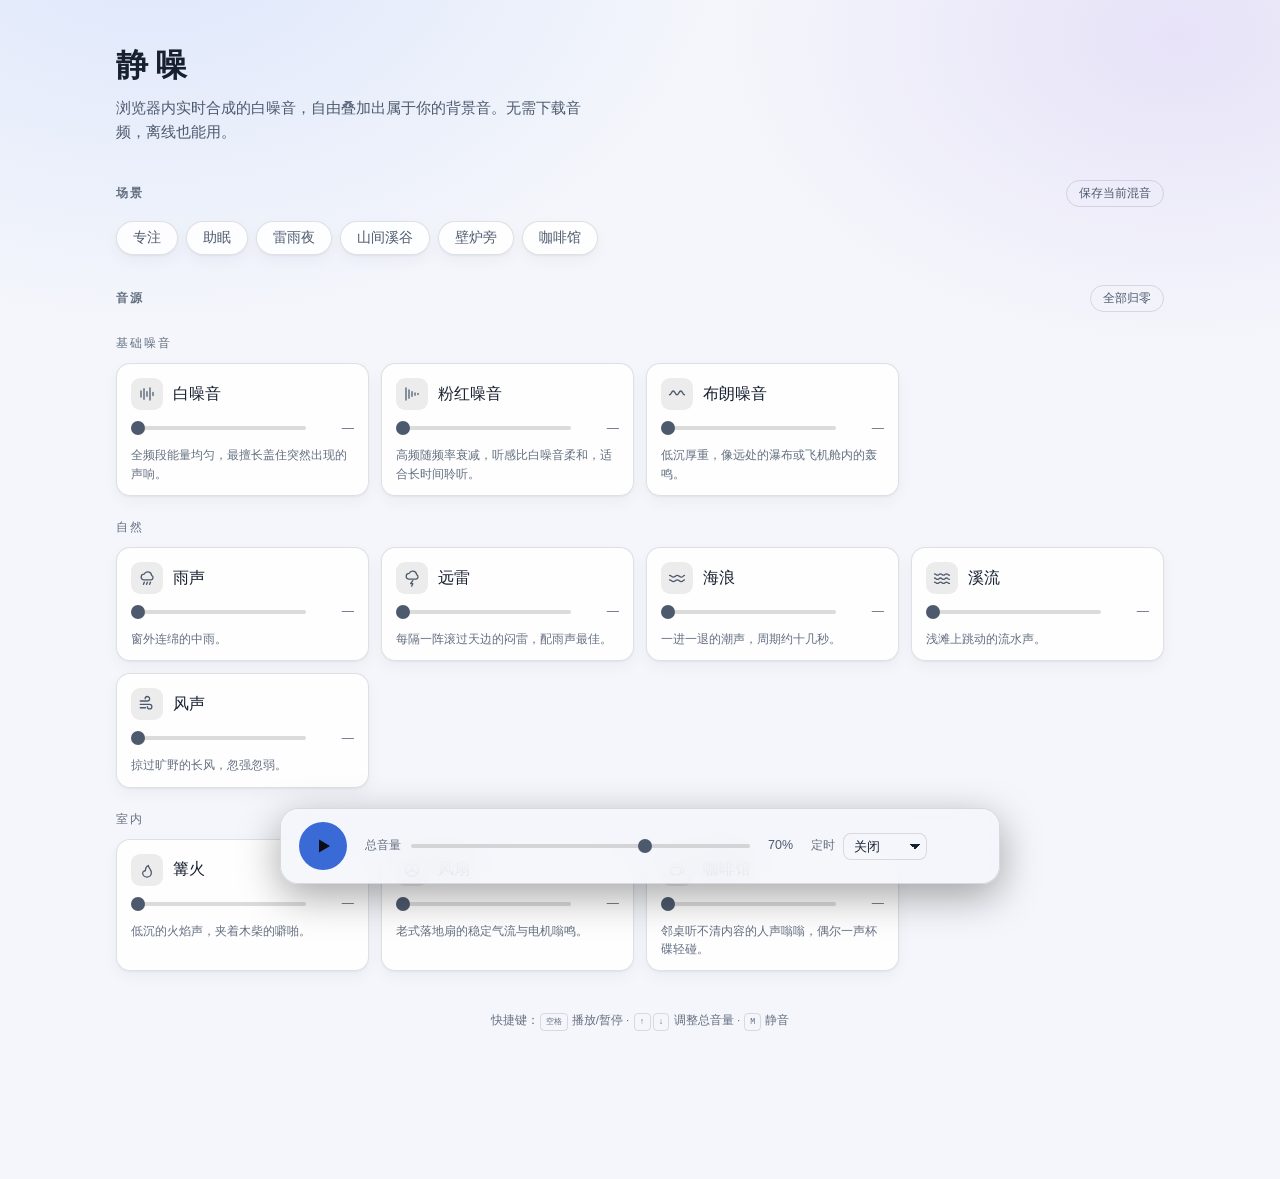
<file: index.html>
<!DOCTYPE html>
<html lang="zh-CN">
<head>
<meta charset="utf-8">
<meta name="viewport" content="width=device-width, initial-scale=1, viewport-fit=cover">
<title>静噪 · 白噪音播放器</title>
<meta name="description" content="在浏览器里实时合成的白噪音播放器：雨声、海浪、篝火、风扇等音景可自由混合，无需下载任何音频文件。">
<meta name="theme-color" content="#0d1117">
<link rel="icon" href="data:image/svg+xml,<svg xmlns='http://www.w3.org/2000/svg' viewBox='0 0 32 32'><rect width='32' height='32' rx='8' fill='%230d1117'/><g fill='%237aa2f7'><rect x='6' y='13' width='3' height='6' rx='1.5'/><rect x='12' y='8' width='3' height='16' rx='1.5'/><rect x='18' y='11' width='3' height='10' rx='1.5'/><rect x='24' y='14' width='3' height='4' rx='1.5'/></g></svg>">
<link rel="stylesheet" href="styles.css">
</head>
<body>
<div class="app">

  <header class="hero">
    <div class="hero-text">
      <h1>静噪</h1>
      <p>浏览器内实时合成的白噪音，自由叠加出属于你的背景音。无需下载音频，离线也能用。</p>
    </div>
    <canvas id="viz" class="viz" width="480" height="64" aria-hidden="true"></canvas>
  </header>

  <main>
    <section class="presets" aria-labelledby="preset-title">
      <div class="section-head">
        <h2 id="preset-title">场景</h2>
        <button type="button" id="save-preset" class="ghost-btn">保存当前混音</button>
      </div>
      <div id="preset-list" class="preset-list"></div>
    </section>

    <section aria-labelledby="sound-title">
      <div class="section-head">
        <h2 id="sound-title">音源</h2>
        <button type="button" id="reset" class="ghost-btn">全部归零</button>
      </div>
      <div id="grid" class="grid"></div>
    </section>
  </main>

  <footer class="bar">
    <button type="button" id="play" class="play-btn" aria-label="播放" aria-pressed="false">
      <svg class="icon-play" viewBox="0 0 24 24" aria-hidden="true"><path d="M8 5.5v13l11-6.5z"/></svg>
      <svg class="icon-pause" viewBox="0 0 24 24" aria-hidden="true"><path d="M7 5h3.5v14H7zm6.5 0H17v14h-3.5z"/></svg>
    </button>

    <label class="master">
      <span class="master-label">总音量</span>
      <input type="range" id="master" min="0" max="100" value="70" aria-label="总音量">
      <output id="master-val">70%</output>
    </label>

    <label class="timer">
      <span class="timer-label">定时</span>
      <select id="timer" aria-label="睡眠定时">
        <option value="0">关闭</option>
        <option value="15">15 分钟</option>
        <option value="30">30 分钟</option>
        <option value="45">45 分钟</option>
        <option value="60">1 小时</option>
        <option value="90">1.5 小时</option>
        <option value="120">2 小时</option>
      </select>
      <output id="timer-val" class="timer-val"></output>
    </label>
  </footer>

  <p class="hint">快捷键：<kbd>空格</kbd> 播放/暂停 · <kbd>↑</kbd><kbd>↓</kbd> 调整总音量 · <kbd>M</kbd> 静音</p>
</div>

<script src="app.js"></script>
</body>
</html>
</file>
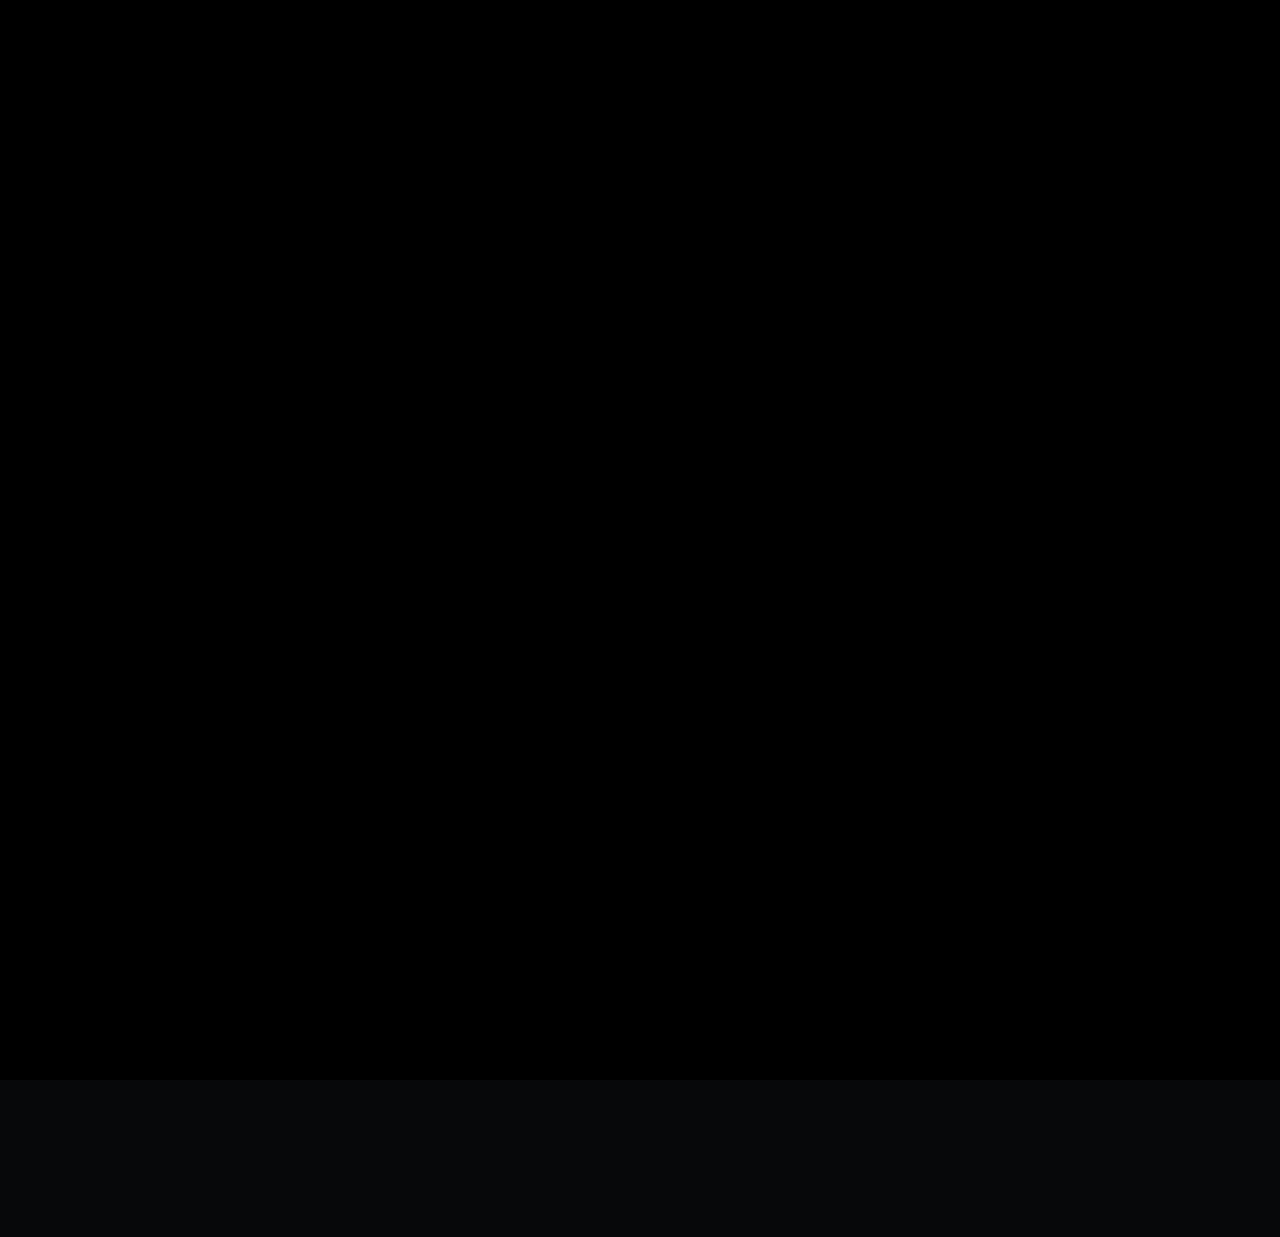
<file: ninebot-mmax2-promo/index.html>
<!doctype html>
<html lang="zh-CN">
<head>
<meta charset="utf-8">
<title>MMAX2 Promo</title>
<link href="fonts/fonts.css" rel="stylesheet">
<style>
  :root {
    --bg: #07080A;
    --fg: #F4F6F2;
    --dim: rgba(244,246,242,.66);
    --faint: rgba(244,246,242,.16);
    --lime: #C8FF2E;
    --cond: "Barlow Condensed", "Noto Sans SC", sans-serif;
    --sans: "Noto Sans SC", sans-serif;
    --mono: "JetBrains Mono", "Noto Sans SC", monospace;
  }
  * { box-sizing: border-box; margin: 0; padding: 0; }
  html, body { width: 1920px; height: 1080px; overflow: hidden; background: var(--bg); }
  body { font-family: var(--sans); color: var(--fg); position: relative; -webkit-font-smoothing: antialiased; }
  canvas { position: absolute; left: 0; top: 0; }
  #world { position: absolute; inset: 0; transform-origin: 50% 50%; }
  .abs { position: absolute; }
  .o { opacity: 0; }
  .sk { display: inline-block; transform: skewX(-10deg); }
  .tag { font: 500 22px var(--mono); letter-spacing: 6px; color: var(--lime); white-space: nowrap; }
  .slam { white-space: nowrap; will-change: transform, opacity, filter; text-shadow: 0 4px 30px rgba(0,0,0,.6); }

  /* photo layers */
  .shot { position: absolute; inset: 0; overflow: hidden; opacity: 0; }
  .shot img { position: absolute; left: 0; top: 0; width: 1448px; height: 1086px; transform-origin: 0 0; }
  #tint { position: absolute; inset: 0; background: var(--lime); mix-blend-mode: multiply; opacity: 0; }

  /* line-drawn bike for the opening */
  #bikeWrap { position: absolute; left: 0; top: 0; width: 1200px; height: 640px; transform-origin: 0 0; opacity: 0; }
  #bike { width: 1200px; height: 640px; overflow: visible; }
  #bike .ln { fill: none; stroke: var(--lime); stroke-width: 3; stroke-linejoin: round; stroke-linecap: round; filter: url(#glow); }

  /* S0 */
  #check { left: 0; right: 0; top: 520px; text-align: center; font: 500 26px var(--mono); letter-spacing: 6px; color: var(--dim); white-space: pre; }
  #check b { color: var(--lime); font-weight: 500; }

  /* S1 */
  #t1a { left: 110px; top: 300px; font: 900 92px var(--sans); letter-spacing: 16px; transform-origin: 0 50%; }
  #t1b { left: 96px; top: 400px; font: italic 800 270px/1 var(--cond); letter-spacing: 6px; color: var(--lime); transform-origin: 0 50%; }
  #t1c { left: 112px; top: 690px; transform-origin: 0 50%; }

  /* S2 */
  #rTag { left: 130px; top: 250px; }
  #rNum { left: 110px; top: 290px; font: italic 800 400px/1 var(--cond); color: var(--lime); letter-spacing: -4px; transform-origin: 0 50%; }
  #rNum small { font: italic 700 120px var(--cond); color: var(--fg); margin-left: 16px; letter-spacing: 2px; }
  #cells { left: 130px; top: 720px; display: flex; gap: 10px; }
  #cells i { width: 58px; height: 90px; border: 2px solid var(--faint); border-radius: 8px; display: block; background: rgba(7,8,10,.4); }
  #cells i.on { background: var(--lime); border-color: var(--lime); box-shadow: 0 0 22px rgba(200,255,46,.6); }
  #cells::after { content: ""; width: 14px; height: 40px; margin-top: 25px; background: var(--faint); border-radius: 3px; }
  #rSub { left: 130px; top: 850px; font: 500 40px var(--sans); letter-spacing: 6px; transform-origin: 0 50%; }
  #rSub span { color: var(--lime); }

  .big { left: 0; right: 0; text-align: center; top: 100px; }
  .big .n { font: italic 800 230px/1 var(--cond); color: var(--lime); letter-spacing: 4px; }
  .big .c { font: 900 110px/1.1 var(--sans); letter-spacing: 12px; }
  .big .s { font: 500 30px var(--mono); letter-spacing: 8px; color: var(--fg); margin-top: 16px; }
  .side { left: 130px; top: 330px; width: 820px; transform-origin: 0 50%; }
  .side .tag { margin-bottom: 18px; }
  .side .c { font: 900 104px/1.15 var(--sans); letter-spacing: 6px; }
  .side .s { font: 300 36px var(--sans); color: var(--dim); margin-top: 18px; letter-spacing: 4px; }

  /* S5 screen */
  #scr { left: 410px; top: 230px; width: 1100px; height: 620px; border-radius: 40px; background: rgba(13,15,18,.92); border: 3px solid rgba(200,255,46,.5); box-shadow: 0 0 80px rgba(200,255,46,.18), 0 40px 120px rgba(0,0,0,.7); overflow: hidden; transform-origin: 50% 50%; }
  #scr .top { position: absolute; left: 50px; right: 50px; top: 34px; display: flex; justify-content: space-between; font: 500 22px var(--mono); letter-spacing: 4px; color: var(--dim); }
  #scr .top b { color: var(--lime); font-weight: 500; }
  #scr .spd { position: absolute; left: 60px; top: 110px; font: italic 800 300px/1 var(--cond); color: var(--fg); }
  #scr .spd small { font: 500 32px var(--mono); color: var(--dim); letter-spacing: 4px; margin-left: 10px; font-style: normal; }
  #scr .batt { position: absolute; left: 70px; bottom: 60px; width: 380px; height: 18px; border: 2px solid var(--faint); border-radius: 9px; }
  #scr .batt i { position: absolute; left: 3px; top: 3px; bottom: 3px; width: 88%; border-radius: 6px; background: var(--lime); }
  #scr .card { position: absolute; right: 60px; top: 110px; width: 480px; height: 420px; border-radius: 26px; background: #15181c; border: 1px solid var(--faint); padding: 36px; }
  #scr .card .k { font: 500 22px var(--mono); letter-spacing: 5px; color: var(--lime); }
  #scr .card .v { font: 900 64px var(--sans); margin-top: 20px; }
  #scr .card .d { font: 300 30px var(--sans); color: var(--dim); margin-top: 12px; }
  #scr .card svg { position: absolute; right: 36px; bottom: 36px; width: 150px; height: 150px; fill: none; stroke: var(--lime); stroke-width: 2.4; stroke-linecap: round; stroke-linejoin: round; }
  #scrT { left: 0; right: 0; top: 96px; text-align: center; }
  #scrT .c { font: italic 800 96px var(--cond); color: var(--lime); letter-spacing: 4px; }
  #scrT .c span { font: 900 72px var(--sans); color: var(--fg); letter-spacing: 8px; font-style: normal; margin-left: 20px; }
  #scrS { left: 0; right: 0; top: 880px; text-align: center; font: 300 32px var(--sans); color: var(--dim); letter-spacing: 6px; }
  #feat { left: 0; right: 0; top: 250px; text-align: center; }
  #feat svg { width: 260px; height: 260px; fill: none; stroke: var(--lime); stroke-width: 1.6; stroke-linecap: round; stroke-linejoin: round; filter: drop-shadow(0 0 18px rgba(200,255,46,.6)); }
  #feat .c { font: 900 120px var(--sans); letter-spacing: 10px; margin-top: 20px; }
  #feat .n { font: 500 26px var(--mono); letter-spacing: 8px; color: var(--lime); margin-top: 10px; }
  #chips { left: 0; right: 0; top: 900px; display: flex; justify-content: center; gap: 16px; }
  .chip { font: 500 24px var(--sans); letter-spacing: 3px; padding: 10px 22px; border: 1px solid rgba(200,255,46,.55); border-radius: 999px; color: var(--fg); white-space: nowrap; background: rgba(7,8,10,.55); }
  #note5 { right: 110px; top: 980px; font: 400 18px var(--sans); color: rgba(244,246,242,.4); }

  /* S6 colours */
  #cols { left: 0; right: 0; top: 880px; display: flex; justify-content: center; gap: 40px; }
  .sw { display: flex; align-items: center; gap: 16px; font: 500 30px var(--sans); letter-spacing: 4px; color: var(--dim); }
  .sw i { width: 46px; height: 46px; border-radius: 50%; border: 2px solid var(--faint); display: block; }
  .sw.on { color: var(--fg); }
  .sw.on i { border-color: var(--lime); box-shadow: 0 0 0 6px rgba(200,255,46,.3); }

  /* S7 */
  #f1 { left: 110px; top: 280px; font: 900 92px var(--sans); letter-spacing: 16px; transform-origin: 0 50%; }
  #f2 { left: 96px; top: 380px; font: italic 800 270px/1 var(--cond); color: var(--lime); letter-spacing: 8px; transform-origin: 0 50%; }
  #f3 { left: 114px; top: 670px; font: 500 36px var(--sans); letter-spacing: 16px; transform-origin: 0 50%; }
  #f4 { left: 110px; top: 900px; display: flex; gap: 16px; }
  #disc { left: 0; right: 0; top: 1002px; text-align: center; font: 400 17px var(--sans); color: rgba(244,246,242,.5); letter-spacing: 2px; }

  /* HUD + post */
  #hud { position: absolute; inset: 0; pointer-events: none; font: 500 18px var(--mono); letter-spacing: 4px; color: var(--dim); }
  #hud .tl { position: absolute; left: 70px; top: 44px; color: var(--fg); } #hud .tl b { color: var(--lime); font-weight: 500; }
  #hud .tr { position: absolute; right: 70px; top: 44px; }
  #hud .bar { position: absolute; left: 70px; right: 70px; bottom: 40px; height: 3px; background: var(--faint); }
  #hud .bar i { position: absolute; left: 0; top: 0; bottom: 0; background: var(--lime); box-shadow: 0 0 10px var(--lime); }
  #flash { position: absolute; inset: 0; background: #fff; opacity: 0; }
  #strobe { position: absolute; inset: 0; background: var(--lime); opacity: 0; mix-blend-mode: soft-light; }
  #glitch { position: absolute; inset: 0; pointer-events: none; }
  #glitch i { position: absolute; display: block; }
  #vig { position: absolute; inset: 0; background: radial-gradient(ellipse at center, transparent 50%, rgba(0,0,0,.72) 100%); }
  #bars { position: absolute; inset: 0; pointer-events: none; }
  #bars::before, #bars::after { content: ""; position: absolute; left: 0; right: 0; height: 0; background: #000; }
  #grain { left: -128px; top: -128px; width: 2176px; height: 1336px; opacity: .06; mix-blend-mode: screen; }
  #black { position: absolute; inset: 0; background: #000; opacity: 1; }
  #preload { position: absolute; opacity: 0; white-space: nowrap; }
</style>
</head>
<body>
<canvas id="bg" width="1920" height="1080"></canvas>

<div id="world">
  <div class="shot" id="shotA"><img data-n="studio" src="assets/studio.jpg" alt=""><img data-n="city" src="assets/city.jpg" alt=""><img data-n="rear" src="assets/rear.jpg" alt=""></div>
  <div class="shot" id="shotB"><img data-n="studio" src="assets/studio.jpg" alt=""><img data-n="city" src="assets/city.jpg" alt=""><img data-n="rear" src="assets/rear.jpg" alt=""></div>
  <div id="tint"></div>
  <canvas id="ov" width="1920" height="1080"></canvas>

  <div id="bikeWrap">
    <svg id="bike" viewBox="0 0 1200 640">
      <defs><filter id="glow" x="-50%" y="-50%" width="200%" height="200%"><feGaussianBlur stdDeviation="4" result="b"/><feMerge><feMergeNode in="b"/><feMergeNode in="SourceGraphic"/></feMerge></filter></defs>
      <circle class="ln" cx="300" cy="470" r="118" pathLength="1"/>
      <circle class="ln" cx="300" cy="470" r="84" pathLength="1"/>
      <circle class="ln" cx="920" cy="470" r="118" pathLength="1"/>
      <circle class="ln" cx="920" cy="470" r="84" pathLength="1"/>
      <path class="ln" pathLength="1" d="M169 422 A140 140 0 0 1 407 380"/>
      <path class="ln" pathLength="1" d="M813 380 A140 140 0 0 1 1041 400"/>
      <path class="ln" pathLength="1" d="M150 350 L210 300 L300 286 L560 286 L612 300 L642 350 L602 382 L470 394 L340 396 L230 386 L170 372 Z"/>
      <path class="ln" pathLength="1" d="M228 286 L270 250 L330 238 L560 236 L602 252 L612 272 L592 286 Z"/>
      <path class="ln" pathLength="1" d="M600 382 L650 456 L792 456 L815 420"/>
      <path class="ln" pathLength="1" d="M790 442 L830 300 L850 215 L900 195 L936 210 L932 300 L896 402 L850 452 Z"/>
      <path class="ln" pathLength="1" d="M902 250 L924 470 M430 392 L338 468 M300 470 L520 418"/>
      <path class="ln" pathLength="1" d="M885 205 L872 150 M796 140 L952 158 M818 140 L798 92 L762 86"/>
      <path class="ln" pathLength="1" d="M912 222 L948 236 L944 272 L910 262 Z"/>
    </svg>
  </div>

  <!-- S0 -->
  <div id="check" class="abs"></div>
  <!-- S1 -->
  <div id="t1a" class="abs slam o">九号 · 机械师</div>
  <div id="t1b" class="abs slam o"><span class="sk">MMAX2</span></div>
  <div id="t1c" class="abs tag slam o">新国标电动自行车 · NEW NATIONAL STANDARD E-BIKE</div>
  <!-- S2 -->
  <div id="rTag" class="abs tag o">RANGE · 续航里程</div>
  <div id="rNum" class="abs slam o"><span id="rN">0</span><small>km</small></div>
  <div id="cells" class="abs o"></div>
  <div id="rSub" class="abs slam o"><span>48V 30Ah</span> 锂电池</div>
  <!-- S3 -->
  <div class="abs big slam o" id="m0"><div class="c">九号定制无刷电机</div><div class="s">CUSTOM BRUSHLESS MOTOR</div></div>
  <div class="abs big slam o" id="m1"><div class="n sk">400W</div><div class="s">整机额定功率 · RATED POWER</div></div>
  <div class="abs big slam o" id="m2"><div class="n sk">25<span style="font-size:110px">km/h</span></div><div class="s">新国标限速 · SPEED LIMIT</div></div>
  <!-- S4 -->
  <div class="abs side slam o" id="a0"><div class="tag">ABS</div><div class="c">双通道<br>阀式 ABS</div><div class="s">紧急制动，稳住车身</div></div>
  <div class="abs side slam o" id="a1"><div class="tag">TCS</div><div class="c">TCS<br>牵引力控制</div><div class="s">湿滑路面，减少打滑</div></div>
  <div class="abs side slam o" id="a2"><div class="tag">FRONT FORK</div><div class="c">31 芯<br>前减震</div><div class="s">过坎更从容</div></div>
  <div class="abs side slam o" id="a3"><div class="tag">REAR SHOCK</div><div class="c">五级可调<br>后减震</div><div class="s">按路况与载重调节</div></div>
  <!-- S5 -->
  <div id="scrT" class="abs slam o"><div class="c">RideyFun<span>智驾系统</span></div></div>
  <div id="scr" class="abs o">
    <div class="top"><span><b>●</b> RIDEYFUN</span><span>12:08</span></div>
    <div class="spd">25<small>km/h</small></div>
    <div class="batt"><i></i></div>
    <div class="card"><div class="k" id="ck"></div><div class="v" id="cv"></div><div class="d" id="cd"></div><svg viewBox="0 0 48 48" id="ci"></svg></div>
  </div>
  <div id="scrS" class="abs o">5 英寸 TFT 全贴合彩屏 · 听歌 · 导航 · 通话</div>
  <div id="feat" class="abs slam o"><svg viewBox="0 0 48 48" id="fi"></svg><div class="c" id="fc"></div><div class="n" id="fn"></div></div>
  <div id="chips" class="abs"></div>
  <div id="note5" class="abs o">* 屏幕界面为示意</div>
  <!-- S6 -->
  <div class="abs side slam o" id="b0" style="top:150px"><div class="tag">FRAME</div><div class="c">HC420 合金钢<br>双弓形复合车架</div></div>
  <div class="abs side slam o" id="b1"><div class="tag">TIRES</div><div class="c">玛吉斯<br>运动型轮胎</div></div>
  <div class="abs big slam o" id="cn" style="top:120px"><div class="c" id="cnT"></div><div class="s" id="cnS"></div></div>
  <div id="cols" class="abs o">
    <div class="sw"><i style="background:#c9ced3"></i>幻影银</div>
    <div class="sw"><i style="background:#f2f4f5"></i>光谱白</div>
    <div class="sw"><i style="background:#16191c"></i>战斗黑</div>
  </div>
  <!-- S7 -->
  <div id="f1" class="abs slam o">九号机械师</div>
  <div id="f2" class="abs slam o"><span class="sk">MMAX2</span></div>
  <div id="f3" class="abs slam o">动力 · 安全 · 智能</div>
  <div id="f4" class="abs o"><span class="chip">85km 续航</span><span class="chip">双通道 ABS + TCS</span><span class="chip">RideyFun 智驾系统</span><span class="chip">整车 OTA</span></div>
  <div id="disc" class="abs o">非官方宣传片 · 车辆图片仅供示意 · 参数来自 2024 年 8 月发布会公开信息</div>
</div>

<div id="hud"><div class="tl"><b>▲</b> MMAX2 // PROMO</div><div class="tr" id="tc"></div><div class="bar"><i></i></div></div>
<div id="glitch"></div>
<div id="flash"></div>
<div id="strobe"></div>
<canvas id="grain" width="512" height="512"></canvas>
<div id="vig"></div>
<div id="black"></div>
<div id="preload"></div>

<script>
/* ============================== timing ============================== */
const FPS = 30, W = 1920, H = 1080, IW = 1448, IH = 1086;
const BPM = 128, BEAT = 60 / BPM, BAR = BEAT * 4;
const bar = n => n * BAR, beat = n => n * BEAT;
const DURATION = 32;
const SEC = { ign: 0, reveal: bar(1), photo: bar(1) + beat(3), range: bar(3), ride: bar(5), safe: bar(7), smart: bar(9), feat: bar(10), build: bar(12), color: bar(13), fin: bar(14) };
const HITS = [SEC.reveal, SEC.photo, SEC.range, SEC.ride, SEC.safe, SEC.smart, SEC.build, SEC.fin];

const FEATURES = [
  { c: "感应解锁 3.0", n: "PROXIMITY UNLOCK", icon: '<rect x="15" y="8" width="18" height="32" rx="3"/><path d="M21 35h6"/><path d="M37 16c3 3 3 13 0 16M41 12c5 5 5 19 0 24"/>' },
  { c: "一键倒车", n: "ONE-TOUCH REVERSE", icon: '<path d="M34 34V22a8 8 0 0 0-8-8H12"/><path d="M18 8l-6 6 6 6"/>' },
  { c: "驻车感应 2.0", n: "PARKING SENSE", icon: '<circle cx="24" cy="24" r="16"/><path d="M19 32V16h7a5 5 0 0 1 0 10h-7"/>' },
  { c: "乘坐感应 2.0", n: "SEAT SENSE", icon: '<circle cx="24" cy="11" r="5"/><path d="M16 40l3-14h10l3 14M14 26h20"/>' },
  { c: "黑匣子 + 事故主动求救", n: "BLACK BOX + SOS", icon: '<rect x="9" y="14" width="30" height="22" rx="3"/><path d="M15 25h4M22 25h4M29 25h4"/><path d="M24 8v6"/>' },
  { c: "整车 OTA", n: "OVER-THE-AIR UPDATE", icon: '<path d="M14 34a8 8 0 0 1 1-16 11 11 0 0 1 21 3 7 7 0 0 1-2 13"/><path d="M24 22v16M18 32l6 6 6-6"/>' },
];
const CARDS = [
  { k: "NAVIGATION", v: "导航", d: "前方 200m 右转", icon: '<path d="M24 6l14 34-14-8-14 8z"/>' },
  { k: "MUSIC", v: "听歌", d: "正在播放 ▸ 01:24", icon: '<path d="M18 36V12l20-4v24"/><circle cx="14" cy="36" r="4"/><circle cx="34" cy="32" r="4"/>' },
  { k: "CALL", v: "通话", d: "来电 · 接听", icon: '<path d="M14 8l6 2 2 8-4 3a20 20 0 0 0 9 9l3-4 8 2 2 6c-1 3-4 5-7 5A30 30 0 0 1 9 15c0-3 2-6 5-7z"/>' },
];
const COLORS = [{ n: "幻影银", e: "PHANTOM SILVER" }, { n: "光谱白", e: "SPECTRUM WHITE" }, { n: "战斗黑", e: "COMBAT BLACK" }];
const CHECK = ["BATTERY", "MOTOR", "ABS", "TCS"];

/* Photo shots. Each maps image point (ix,iy) onto screen point (sx,sy) at scale k, easing from -> to.
   in: transition used when this shot starts. grade: colour treatment. mask: side kept dark for type.
   ring: image point to mark with a callout. */
const P = (ix, iy, sx, sy, k) => ({ ix, iy, sx, sy, k });
const SHOTS = [
  // ignition: stroboscopic glimpses of the lit headlight
  { a: .95, b: 1.03, img: "city", from: P(515, 408, 960, 540, 4.2), to: P(515, 408, 960, 540, 4.3), grade: "hot" },
  { a: 1.25, b: 1.33, img: "studio", from: P(640, 500, 960, 540, 3.6), to: P(640, 500, 960, 540, 3.7), grade: "hot" },
  { a: 1.55, b: 1.66, img: "city", from: P(560, 400, 960, 540, 3.2), to: P(560, 400, 960, 540, 3.4), grade: "hot" },
  // reveal: line drawing hard-cuts to the real bike, pulling out from the headlight
  { a: SEC.photo, b: SEC.range, img: "studio", from: P(515, 410, 1180, 470, 3.0), to: P(720, 560, 1230, 560, 1.06), ease: "out5", mask: "left", in: "cut" },
  // range
  { a: SEC.range, b: SEC.ride, img: "city", from: P(760, 560, 1280, 560, 1.05), to: P(760, 560, 1230, 560, 1.12), mask: "left", in: "whip" },
  // ride: whip pans between angles
  { a: SEC.ride, b: SEC.ride + beat(2.667), img: "rear", from: P(990, 800, 1100, 640, 2.0), to: P(990, 800, 1060, 640, 2.25), mask: "top", in: "whip", speed: 1 },
  { a: SEC.ride + beat(2.667), b: SEC.ride + beat(5.333), img: "city", from: P(700, 620, 1000, 640, 1.35), to: P(700, 620, 940, 640, 1.5), mask: "top", in: "whip", speed: 1 },
  { a: SEC.ride + beat(5.333), b: SEC.safe, img: "studio", from: P(560, 620, 1000, 660, 1.55), to: P(560, 620, 960, 660, 1.75), mask: "top", in: "whip", speed: 1 },
  // safety close-ups
  { a: SEC.safe, b: SEC.safe + beat(2), img: "studio", from: P(462, 745, 1330, 560, 2.5), to: P(462, 745, 1330, 560, 2.75), mask: "left", in: "punch", ring: [462, 745, 150] },
  { a: SEC.safe + beat(2), b: SEC.safe + beat(4), img: "city", from: P(440, 800, 1330, 580, 2.2), to: P(440, 800, 1300, 580, 2.4), mask: "left", in: "punch", ring: [440, 800, 230] },
  { a: SEC.safe + beat(4), b: SEC.safe + beat(6), img: "studio", from: P(585, 600, 1330, 540, 2.3), to: P(585, 600, 1330, 520, 2.5), mask: "left", in: "punch", ring: [585, 600, 90] },
  { a: SEC.safe + beat(6), b: SEC.smart, img: "rear", from: P(918, 620, 1330, 540, 2.6), to: P(918, 620, 1330, 540, 2.9), mask: "left", in: "punch", ring: [918, 620, 80] },
  // smart: dive into the cockpit, then the UI over a dark backdrop
  { a: SEC.smart, b: SEC.smart + .5, img: "studio", from: P(560, 290, 960, 540, 2.0), to: P(560, 290, 960, 540, 6.0), ease: "in3", in: "punch" },
  { a: SEC.smart + .5, b: SEC.feat, img: "city", from: P(720, 540, 960, 540, 1.4), to: P(720, 540, 960, 540, 1.5), grade: "backdrop", in: "fade" },
  { a: SEC.feat, b: SEC.build, img: "rear", from: P(760, 540, 960, 540, 1.35), to: P(700, 540, 960, 540, 1.5), grade: "backdrop", in: "fade" },
  // build: x-ray, tyres, colours
  { a: SEC.build, b: SEC.build + beat(2), img: "studio", from: P(720, 560, 1200, 600, 1.08), to: P(720, 560, 1200, 600, 1.14), grade: "xray", mask: "left", in: "punch" },
  { a: SEC.build + beat(2), b: SEC.color, img: "city", from: P(440, 790, 1330, 600, 2.1), to: P(440, 790, 1300, 600, 2.3), mask: "left", in: "whip", ring: [440, 790, 230] },
  { a: SEC.color, b: SEC.fin, img: "rear", from: P(760, 560, 960, 560, 1.12), to: P(760, 560, 960, 560, 1.2), grade: "dim", in: "punch" },
  // finale hero
  { a: SEC.fin, b: 99, img: "city", from: P(760, 560, 1300, 560, 1.18), to: P(760, 560, 1240, 560, 1.06), ease: "out3", mask: "left", in: "punch", speed: .4 },
];
const GRADE = {
  base: "brightness(.84) contrast(1.12) saturate(.9)",
  hot: "brightness(1.15) contrast(1.4) saturate(.6)",
  backdrop: "blur(16px) brightness(.32) saturate(.7)",
  dim: "brightness(.5) contrast(1.1) saturate(.8)",
  xray: "grayscale(1) invert(1) contrast(1.6) brightness(.55)",
};
const MASK = {
  left: "linear-gradient(90deg, rgba(0,0,0,.12) 0%, rgba(0,0,0,.45) 26%, #000 56%)",
  top: "linear-gradient(180deg, rgba(0,0,0,.25) 0%, rgba(0,0,0,.6) 22%, #000 48%)",
};

/* ============================== utils ============================== */
const $ = (s, r = document) => r.querySelector(s);
const $$ = (s, r = document) => Array.from(r.querySelectorAll(s));
const clamp = x => Math.max(0, Math.min(1, x));
const prog = (t, a, d) => clamp((t - a) / d);
const out3 = x => 1 - Math.pow(1 - x, 3);
const out5 = x => 1 - Math.pow(1 - x, 5);
const in3 = x => x * x * x;
const EASE = { out3, out5, in3, lin: x => x };
const outBack = x => { const c = 2.2; return 1 + (c + 1) * Math.pow(x - 1, 3) + c * Math.pow(x - 1, 2); };
const lerp = (a, b, k) => a + (b - a) * k;
function hash(a, b = 0) { let h = Math.imul((a | 0) ^ 0x9e3779b9, 374761393) + Math.imul(b | 0, 668265263); h = Math.imul(h ^ (h >>> 13), 1274126177); return ((h ^ (h >>> 16)) >>> 0) / 4294967296; }
function mulberry(a) { return () => { a |= 0; a = a + 0x6D2B79F5 | 0; let t = Math.imul(a ^ a >>> 15, 1 | a); t = t + Math.imul(t ^ t >>> 7, 61 | t) ^ t; return ((t ^ t >>> 14) >>> 0) / 4294967296; }; }

function slam(el, t, a, b, { from = 1.7, xd = .14 } = {}) {
  if (t < a || t > b) { el.style.opacity = 0; return false; }
  const k = prog(t, a, .2), ko = prog(t, b - xd, xd), f = Math.floor(t * FPS);
  const s = lerp(from, 1, outBack(k)), rgb = 14 * (1 - prog(t, a, .35));
  let clip = "", dx = 0;
  if (ko > 0) { clip = `inset(${100 * in3(ko) * hash(f, 3)}% 0 ${100 * in3(ko) * hash(f, 5)}% 0)`; dx = (hash(f, 7) - .5) * 90 * ko; }
  el.style.opacity = clamp(k * 3) * (1 - ko);
  el.style.transform = `translate(${dx}px, 0) scale(${s})`;
  el.style.filter = k < 1 ? `blur(${(1 - k) * 10}px)` : "";
  el.style.textShadow = rgb > .3 ? `${-rgb}px 0 rgba(255,40,110,.7), ${rgb}px 0 rgba(0,230,255,.7)` : "";
  el.style.clipPath = clip;
  return true;
}
function fadeIn(el, t, a, b, d = .3) { if (t < a || t > b) { el.style.opacity = 0; return false; } el.style.opacity = prog(t, a, d) * (1 - prog(t, b - .15, .15)); el.style.transform = `translateY(${(1 - out3(prog(t, a, d))) * 20}px)`; return true; }

/* ============================== photo shots ============================== */
const LAYERS = [$("#shotA"), $("#shotB")];
let CUR = null; // current shot placement, for callouts
function place(s, t) {
  const e = EASE[s.ease || "lin"](prog(t, s.a, Math.min(s.b, 40) - s.a));
  const p = {}; for (const key of ["ix", "iy", "sx", "sy", "k"]) p[key] = lerp(s.from[key], s.to[key], e);
  let X = p.sx - p.ix * p.k, Y = p.sy - p.iy * p.k;
  const w = IW * p.k, h = IH * p.k;
  // narrower than the screen: sit flush right under a type mask, otherwise centre; edges get feathered
  X = w >= W ? Math.min(0, Math.max(W - w, X)) : s.mask === "left" ? W - w : (W - w) / 2;
  Y = h >= H ? Math.min(0, Math.max(H - h, Y)) : (H - h) / 2;
  return { X, Y, k: p.k, narrow: w < W };
}
function showShot(layer, s, t, extra = {}) {
  let img;
  for (const im of layer.children) { const on = im.dataset.n === s.img; im.style.display = on ? "block" : "none"; if (on) img = im; }
  const pl = place(s, t);
  img.style.transform = `translate(${pl.X}px, ${pl.Y}px) scale(${pl.k})`;
  const feather = !pl.narrow ? "" : s.mask === "left" ? "linear-gradient(90deg, transparent 0%, #000 22%)" : "linear-gradient(90deg, transparent 0%, #000 14%, #000 86%, transparent 100%)";
  img.style.webkitMaskImage = img.style.maskImage = feather;
  layer.style.filter = (GRADE[s.grade] || GRADE.base) + (extra.blur ? ` blur(${extra.blur}px)` : "");
  layer.style.webkitMaskImage = layer.style.maskImage = s.mask ? MASK[s.mask] : "";
  layer.style.transform = `translate(${extra.x || 0}px, 0) scale(${extra.s || 1})`;
  layer.style.opacity = extra.o ?? 1;
  return pl;
}
function updateShots(t) {
  let i = -1; for (let k = 0; k < SHOTS.length; k++) if (t >= SHOTS[k].a && t < SHOTS[k].b) i = k;
  LAYERS.forEach(l => l.style.opacity = 0);
  $("#tint").style.opacity = 0;
  CUR = null;
  if (i < 0) return;
  const s = SHOTS[i], u = t - s.a, L = LAYERS[i % 2], prev = SHOTS[i - 1], PL = LAYERS[(i + 1) % 2];
  const contiguous = prev && Math.abs(prev.b - s.a) < 1e-6;
  let ex = {};
  if (s.in === "whip" && u < .22) {
    const k = out3(u / .22);
    ex = { x: (1 - k) * W * .6, blur: (1 - k) * 24 };
    if (contiguous) showShot(PL, prev, t, { x: -k * W * .6, blur: k * 24 });
  } else if (s.in === "punch" && u < .25) {
    const k = out5(u / .25); ex = { s: lerp(1.18, 1, k), blur: (1 - k) * 10 };
  } else if (s.in === "fade" && u < .4) {
    ex = { o: u / .4 };
    if (contiguous) showShot(PL, prev, t, { o: 1 - u / .4 });
  }
  CUR = { s, pl: showShot(L, s, t, ex) };
  if (s.grade === "xray") $("#tint").style.opacity = .9;
}
const imgToScreen = (ix, iy) => CUR ? [CUR.pl.X + ix * CUR.pl.k, CUR.pl.Y + iy * CUR.pl.k] : null;

/* ============================== canvases ============================== */
const bg = $("#bg").getContext("2d"), ov = $("#ov").getContext("2d"), rnd = mulberry(3);
const STREAKS = Array.from({ length: 90 }, () => ({ y: rnd(), x: rnd(), l: .3 + rnd(), w: .5 + rnd() * 2.5, b: rnd() }));
const SPARKS = Array.from({ length: 140 }, () => ({ a: rnd() * 6.28, v: .4 + rnd(), s: rnd() }));
function drawBg(t) {
  bg.fillStyle = "#07080A"; bg.fillRect(0, 0, W, H);
  if (t < SEC.photo + .2) {  // grid floor under the line drawing
    const gy = 768, ga = prog(t, SEC.reveal, .3);
    bg.lineWidth = 1;
    for (let i = -14; i <= 14; i++) { bg.strokeStyle = `rgba(200,255,46,${ga * .12})`; bg.beginPath(); bg.moveTo(W / 2 + i * 40, gy); bg.lineTo(W / 2 + i * 260, H); bg.stroke(); }
    for (let k = 0; k < 10; k++) { const y = gy + 260 / (k + 1 - (t * .6) % 1); if (y < H && y > gy) { bg.strokeStyle = `rgba(200,255,46,${ga * .15})`; bg.beginPath(); bg.moveTo(0, y); bg.lineTo(W, y); bg.stroke(); } }
  }
  if (t > 1.2 && t < SEC.reveal + .3) {  // ignition light line
    const k = out5(prog(t, 1.25, .45)), o = 1 - prog(t, SEC.reveal, .3);
    bg.fillStyle = `rgba(230,255,154,${o})`; bg.shadowColor = "#C8FF2E"; bg.shadowBlur = 30;
    bg.fillRect(W / 2 - k * W * .6, H / 2 - 2, k * W * 1.2, 4); bg.shadowBlur = 0;
  }
}
function ring(x, y, r, t, a0) {
  const k = out3(prog(t, a0, .35)), rot = t * 2;
  ov.save(); ov.translate(x, y);
  ov.strokeStyle = "rgba(200,255,46,.95)"; ov.lineWidth = 3; ov.shadowColor = "#C8FF2E"; ov.shadowBlur = 16;
  ov.beginPath(); ov.arc(0, 0, r * lerp(1.6, 1, k), rot, rot + Math.PI * 1.4 * k); ov.stroke();
  ov.lineWidth = 1.5; ov.beginPath(); ov.arc(0, 0, r * 1.18 * lerp(1.6, 1, k), -rot, -rot + Math.PI * .8 * k); ov.stroke();
  const ph = ((t - a0) / BEAT) % 1;  // pulse on every beat
  ov.globalAlpha = (1 - ph) * .8 * k; ov.lineWidth = 2; ov.beginPath(); ov.arc(0, 0, r * (1 + ph * .7), 0, 7); ov.stroke(); ov.globalAlpha = 1;
  ov.shadowBlur = 0; ov.lineWidth = 2;
  for (let q = 0; q < 4; q++) { const a = q * Math.PI / 2; ov.beginPath(); ov.moveTo(Math.cos(a) * r * .72, Math.sin(a) * r * .72); ov.lineTo(Math.cos(a) * r * .9, Math.sin(a) * r * .9); ov.stroke(); }
  ov.restore();
}
function drawOverlay(t) {
  ov.clearRect(0, 0, W, H);
  // speed streaks over riding shots
  const sp = CUR && CUR.s.speed ? CUR.s.speed * (CUR.s.a === SEC.fin ? 1 - prog(t, SEC.fin + .4, 1.2) : 1) : 0;
  if (sp > 0) {
    for (const s of STREAKS) {
      const x = ((s.x - t * 1.6 * (.6 + s.b)) % 1 + 1) % 1 * (W + 800) - 400, y = s.y * H, len = s.l * 520 * sp;
      const gr = ov.createLinearGradient(x, 0, x + len, 0);
      gr.addColorStop(0, "rgba(200,255,46,0)"); gr.addColorStop(1, `rgba(${s.b > .7 ? "244,246,242" : "200,255,46"},${.5 * sp})`);
      ov.strokeStyle = gr; ov.lineWidth = s.w; ov.beginPath(); ov.moveTo(x, y); ov.lineTo(x + len, y); ov.stroke();
    }
  }
  // callout rings on real parts
  if (CUR && CUR.s.ring) { const [ix, iy, r] = CUR.s.ring, p = imgToScreen(ix, iy); ring(p[0], p[1], r * CUR.pl.k / 2.4, t, CUR.s.a + .12); }
  // x-ray scan line
  if (CUR && CUR.s.grade === "xray") {
    const y = lerp(80, H - 80, prog(t, CUR.s.a + .1, beat(1.6)));
    const gr = ov.createLinearGradient(0, y - 120, 0, y); gr.addColorStop(0, "rgba(200,255,46,0)"); gr.addColorStop(1, "rgba(200,255,46,.35)");
    ov.fillStyle = gr; ov.fillRect(0, y - 120, W, 120); ov.fillStyle = "#E6FF9A"; ov.fillRect(0, y - 2, W, 3);
    ov.strokeStyle = "rgba(200,255,46,.08)"; ov.lineWidth = 1;
    for (let x = 0; x < W; x += 60) { ov.beginPath(); ov.moveTo(x, 0); ov.lineTo(x, H); ov.stroke(); }
    for (let yy = 0; yy < H; yy += 60) { ov.beginPath(); ov.moveTo(0, yy); ov.lineTo(W, yy); ov.stroke(); }
  }
  // sparks on hits
  for (const h of HITS) {
    const u = t - h; if (u < 0 || u > .9) continue;
    for (const p of SPARKS) {
      const r = out3(clamp(u / .9)) * 900 * p.v, x = W / 2 + Math.cos(p.a) * r, y = H / 2 + Math.sin(p.a) * r * .6;
      ov.fillStyle = `rgba(${p.s > .5 ? "200,255,46" : "244,246,242"},${(1 - u / .9) * .9})`; ov.fillRect(x, y, 3, 3);
    }
  }
}

/* ============================== line-drawn bike (opening) ============================== */
const LN = $$("#bike .ln");
function updateBike(t) {
  const wrap = $("#bikeWrap");
  if (t < SEC.reveal || t >= SEC.photo) { wrap.style.opacity = 0; return; }
  const s = .82, X = 960 - 600 * s, Y = 700 - 380 * s;
  wrap.style.transform = `translate(${X}px, ${Y}px) scale(${lerp(s, s * 1.04, prog(t, SEC.reveal, SEC.photo - SEC.reveal))})`;
  wrap.style.opacity = 1;
  LN.forEach((el, i) => { const k = out3(prog(t, SEC.reveal + .05 + i * .055, .55)); el.style.strokeDasharray = 1; el.style.strokeDashoffset = 1 - k; });
}

/* ============================== setup ============================== */
for (let i = 0; i < 10; i++) $("#cells").appendChild(document.createElement("i"));
$("#chips").innerHTML = FEATURES.map(f => `<span class="chip o">${f.c}</span>`).join("");
for (let i = 0; i < 14; i++) $("#glitch").appendChild(document.createElement("i"));
{ const gc = $("#grain").getContext("2d"), im = gc.createImageData(512, 512), r = mulberry(9); for (let i = 0; i < im.data.length; i += 4) { const v = r() * 255; im.data[i] = im.data[i + 1] = im.data[i + 2] = v; im.data[i + 3] = 255; } gc.putImageData(im, 0, 0); }
$("#preload").textContent = FEATURES.map(f => f.c + f.n).join("") + CARDS.map(c => c.k + c.v + c.d).join("") + COLORS.map(c => c.n + c.e).join("") + CHECK.join("") + "SYSTEM CHECK OK▸●0123456789km/h:";

/* ============================== type & UI ============================== */
function scenes(t) {
  if (t < SEC.reveal) {
    const n = Math.min(CHECK.length, Math.floor(t / .28));
    $("#check").innerHTML = "SYSTEM CHECK  " + CHECK.slice(0, n).map(c => `${c} <b>OK</b>`).join("  ▸  ");
    $("#check").style.opacity = 1 - prog(t, 1.3, .3);
  } else $("#check").style.opacity = 0;
  // reveal: titles land after the cut to the real bike
  slam($("#t1a"), t, SEC.photo + beat(1), SEC.range, { from: 1.4 });
  slam($("#t1b"), t, SEC.photo + beat(2), SEC.range, { from: 2 });
  slam($("#t1c"), t, SEC.photo + beat(4), SEC.range, { from: 1.2 });
  // range
  fadeIn($("#rTag"), t, SEC.range, SEC.ride);
  if (slam($("#rNum"), t, SEC.range, SEC.ride, { from: 1.3 })) $("#rN").textContent = Math.round(85 * out3(prog(t, SEC.range + .05, beat(3))));
  const cellsN = Math.round(10 * out3(prog(t, SEC.range + .05, beat(3))));
  fadeIn($("#cells"), t, SEC.range + .1, SEC.ride); $$("#cells i").forEach((c, i) => c.classList.toggle("on", i < cellsN));
  slam($("#rSub"), t, SEC.range + beat(4), SEC.ride, { from: 1.3 });
  // ride
  [0, 1, 2].forEach(i => { const a = SEC.ride + beat(i * 2.667); slam($("#m" + i), t, a + .12, i < 2 ? SEC.ride + beat((i + 1) * 2.667) : SEC.safe); });
  // safety
  [0, 1, 2, 3].forEach(i => slam($("#a" + i), t, SEC.safe + beat(i * 2) + .08, SEC.safe + beat(i * 2 + 2), { from: 1.3 }));
  // smart: UI screen
  slam($("#scrT"), t, SEC.smart + .45, SEC.feat, { from: 1.3 });
  const scr = $("#scr");
  if (t >= SEC.smart + .45 && t < SEC.feat) {
    const k = out5(prog(t, SEC.smart + .45, .45)), ko = in3(prog(t, SEC.feat - .2, .2));
    scr.style.opacity = clamp(k * 2) * (1 - ko); scr.style.transform = `scale(${lerp(.2, 1, k) * (1 + ko * .3)})`;
    const ci = Math.max(0, Math.min(2, Math.floor((t - SEC.smart - .5) / BEAT / 1.1)));
    const c = CARDS[ci]; $("#ck").textContent = c.k; $("#cv").textContent = c.v; $("#cd").textContent = c.d; $("#ci").innerHTML = c.icon;
    const card = $("#scr .card"), cp = Math.max(0, (t - SEC.smart - .5) / BEAT / 1.1) % 1;
    card.style.transform = `translateY(${cp < .15 ? (1 - out3(cp / .15)) * 40 : 0}px)`; card.style.opacity = cp < .15 ? out3(cp / .15) : 1;
  } else scr.style.opacity = 0;
  fadeIn($("#scrS"), t, SEC.smart + .7, SEC.feat);
  // features: one per beat
  if (t >= SEC.feat && t < SEC.build) {
    const idx = Math.min(5, Math.floor((t - SEC.feat) / BEAT)), a = SEC.feat + beat(idx), b = idx < 5 ? a + BEAT : SEC.build;
    $("#fi").innerHTML = FEATURES[idx].icon; $("#fc").textContent = FEATURES[idx].c; $("#fn").textContent = FEATURES[idx].n;
    slam($("#feat"), t, a, b, { from: 1.5, xd: .08 });
  } else $("#feat").style.opacity = 0;
  $$("#chips .chip").forEach((c, i) => fadeIn(c, t, SEC.feat + beat(i) + .1, SEC.build, .2));
  fadeIn($("#note5"), t, SEC.smart + .7, SEC.build);
  // build
  slam($("#b0"), t, SEC.build + .1, SEC.build + beat(2), { from: 1.3 });
  slam($("#b1"), t, SEC.build + beat(2) + .1, SEC.color, { from: 1.3 });
  if (t >= SEC.color && t < SEC.fin) {
    const ci = Math.min(2, Math.floor((t - SEC.color) / beat(1.333))), a = SEC.color + beat(ci * 1.333);
    $("#cnT").textContent = COLORS[ci].n; $("#cnS").textContent = "三色可选 · " + COLORS[ci].e;
    slam($("#cn"), t, a, ci < 2 ? a + beat(1.333) : SEC.fin, { from: 1.4, xd: .08 });
    $$("#cols .sw").forEach((s, i) => s.classList.toggle("on", i === ci));
  } else $("#cn").style.opacity = 0;
  fadeIn($("#cols"), t, SEC.color, SEC.fin);
  // finale
  slam($("#f1"), t, SEC.fin + beat(1), 99, { from: 1.4 });
  slam($("#f2"), t, SEC.fin + beat(2), 99, { from: 2 });
  slam($("#f3"), t, SEC.fin + beat(4), 99, { from: 1.2 });
  fadeIn($("#f4"), t, SEC.fin + beat(6), 99, .4);
  fadeIn($("#disc"), t, SEC.fin + beat(8), 99, .5);
}

/* ============================== frame ============================== */
function render(t) {
  drawBg(t);
  updateShots(t);
  updateBike(t);
  drawOverlay(t);
  scenes(t);
  let pulse = 0; if (t >= SEC.range && t < DURATION - 1) pulse = .014 * Math.exp(-((t - SEC.range) % BEAT) * 12);
  let sx = 0, sy = 0; for (const h of HITS) if (t >= h && t < h + .6) { const e = Math.exp(-(t - h) * 9); sx += Math.sin(t * 97 + h) * e * 20; sy += Math.cos(t * 83 + h) * e * 14; }
  $("#world").style.transform = `translate(${sx}px, ${sy}px) scale(${1 + pulse})`;
  let fl = 0; for (const h of HITS) if (t >= h && t < h + .3) fl = Math.max(fl, 1 - (t - h) / .3);
  for (const s of SHOTS.slice(0, 3)) if (t >= s.a && t < s.b) fl = Math.max(fl, .35);
  $("#flash").style.opacity = fl * .55;
  $("#strobe").style.opacity = t > SEC.feat && t < SEC.build ? .12 * Math.exp(-((t - SEC.feat) % BEAT) * 14) : 0;
  let gk = 0; for (const h of HITS) { const d = Math.abs(t - h); if (d < .22) gk = Math.max(gk, 1 - d / .22); }
  const f = Math.floor(t * FPS), sl = $("#glitch").children;
  for (let i = 0; i < sl.length; i++) {
    const el = sl[i]; if (!(gk > 0 && hash(f, i) < gk * .9)) { el.style.opacity = 0; continue; }
    Object.assign(el.style, { opacity: .4 + .6 * hash(f, i + 50), top: hash(f, i + 100) * H + "px", height: 2 + hash(f, i + 150) * 40 + "px", width: 20 + hash(f, i + 200) * 80 + "%", left: hash(f, i + 250) * 40 + "%", background: hash(f, i + 300) > .5 ? "rgba(200,255,46,.85)" : "rgba(244,246,242,.7)" });
  }
  $("#hud").style.opacity = Math.min(prog(t, SEC.reveal, .3), 1 - prog(t, DURATION - 1.5, .8));
  const ss = Math.floor(t); $("#tc").textContent = `00:${String(ss).padStart(2, "0")}:${String(f % FPS).padStart(2, "0")}`;
  $("#hud .bar i").style.width = 100 * t / DURATION + "%";
  $("#grain").style.transform = `translate(${hash(f, 1) * 128}px, ${hash(f, 2) * 128}px)`;
  $("#black").style.opacity = Math.max(1 - prog(t, 0, .4), prog(t, DURATION - 1, 1));
}

window.DURATION = DURATION;
window.render = render;
const IMGS = $$(".shot img").map(im => im.decode());
window.ready = Promise.all([document.fonts.ready, ...IMGS]).then(() => new Promise(r => setTimeout(r, 300)));
render(0);
</script>
</body>
</html>
</file>
<file: styles.css>
:root {
  --bg: #0b0e14;
  --bg-glow-a: #16203a;
  --bg-glow-b: #1b1630;
  --surface: rgba(255, 255, 255, 0.045);
  --surface-hover: rgba(255, 255, 255, 0.075);
  --border: rgba(255, 255, 255, 0.09);
  --border-strong: rgba(122, 162, 247, 0.55);
  --text: #e6edf3;
  --text-dim: #9aa7b8;
  --text-faint: #7b8799;
  --accent: #7aa2f7;
  --accent-soft: rgba(122, 162, 247, 0.16);
  --radius: 14px;
  --bar-h: 76px;
  color-scheme: dark;
}

@media (prefers-color-scheme: light) {
  :root:not([data-theme='dark']) {
    --bg: #f4f6fb;
    --bg-glow-a: #dde6fb;
    --bg-glow-b: #e7e2f8;
    --surface: rgba(255, 255, 255, 0.86);
    --surface-hover: #ffffff;
    --border: rgba(16, 24, 40, 0.13);
    --border-strong: rgba(58, 106, 214, 0.5);
    --text: #16202e;
    --text-dim: #4d5a6d;
    --text-faint: #646f80;
    --accent: #3a6ad6;
    --accent-soft: rgba(58, 106, 214, 0.12);
    color-scheme: light;
  }
}

* { box-sizing: border-box; }

html, body {
  margin: 0;
  padding: 0;
}

body {
  min-height: 100vh;
  background: var(--bg);
  background-image:
    radial-gradient(900px 620px at 12% -8%, var(--bg-glow-a), transparent 65%),
    radial-gradient(760px 520px at 92% 4%, var(--bg-glow-b), transparent 60%);
  background-attachment: fixed;
  color: var(--text);
  font-family: -apple-system, BlinkMacSystemFont, 'Segoe UI', 'PingFang SC',
    'Hiragino Sans GB', 'Microsoft YaHei', 'Noto Sans SC', sans-serif;
  -webkit-font-smoothing: antialiased;
  line-height: 1.6;
}

.app {
  max-width: 1080px;
  margin: 0 auto;
  padding: 40px 16px calc(var(--bar-h) + 72px);
}

/* ------------------------------- 顶部 ------------------------------- */

.hero {
  display: flex;
  flex-wrap: wrap;
  align-items: center;
  justify-content: space-between;
  gap: 20px;
  margin-bottom: 36px;
}

.hero-text { max-width: 480px; }

.hero h1 {
  margin: 0 0 6px;
  font-size: 2rem;
  letter-spacing: 0.22em;
  font-weight: 600;
}

.hero p {
  margin: 0;
  color: var(--text-dim);
  font-size: 0.92rem;
}

.viz {
  width: 240px;
  height: 56px;
  opacity: 0.35;
  transition: opacity 0.4s ease;
}

body.is-playing .viz { opacity: 1; }

/* ------------------------------ 区块标题 ------------------------------ */

.section-head {
  display: flex;
  align-items: baseline;
  justify-content: space-between;
  gap: 12px;
  margin: 30px 0 14px;
}

.section-head h2 {
  margin: 0;
  font-size: 0.78rem;
  font-weight: 600;
  letter-spacing: 0.2em;
  color: var(--text-faint);
  text-transform: uppercase;
}

.group-title {
  margin: 22px 0 10px;
  font-size: 0.75rem;
  font-weight: 500;
  letter-spacing: 0.16em;
  color: var(--text-faint);
}

.ghost-btn {
  background: none;
  border: 1px solid var(--border);
  border-radius: 999px;
  color: var(--text-dim);
  padding: 4px 12px;
  font-size: 0.78rem;
  font-family: inherit;
  cursor: pointer;
  transition: border-color 0.2s, color 0.2s, background 0.2s;
}

.ghost-btn:hover {
  color: var(--text);
  border-color: var(--border-strong);
  background: var(--accent-soft);
}

/* ------------------------------- 场景 ------------------------------- */

.preset-list {
  display: flex;
  flex-wrap: wrap;
  gap: 8px;
}

.chip {
  display: inline-flex;
  align-items: stretch;
  border: 1px solid var(--border);
  border-radius: 999px;
  background: var(--surface);
  overflow: hidden;
  transition: border-color 0.2s, background 0.2s;
}

.chip:hover {
  border-color: var(--border-strong);
  background: var(--surface-hover);
}

.chip-main,
.chip-del {
  background: none;
  border: 0;
  color: var(--text-dim);
  font-family: inherit;
  cursor: pointer;
}

.chip-main {
  padding: 7px 16px;
  font-size: 0.86rem;
}

.chip:hover .chip-main { color: var(--text); }

.chip-del {
  padding: 0 10px 0 2px;
  font-size: 1rem;
  line-height: 1;
  color: var(--text-faint);
}

.chip-del:hover { color: #f7768e; }

/* ------------------------------- 音源卡 ------------------------------- */

.group-row {
  display: grid;
  grid-template-columns: repeat(auto-fill, minmax(210px, 1fr));
  gap: 12px;
}

.card {
  border: 1px solid var(--border);
  border-radius: var(--radius);
  background: var(--surface);
  padding: 14px 14px 12px;
  display: flex;
  flex-direction: column;
  gap: 8px;
  transition: border-color 0.25s, background 0.25s, transform 0.25s;
}

.card:hover { background: var(--surface-hover); }

@media (prefers-color-scheme: light) {
  :root:not([data-theme='dark']) .card,
  :root:not([data-theme='dark']) .chip {
    box-shadow: 0 1px 2px rgba(16, 24, 40, 0.05), 0 6px 16px rgba(16, 24, 40, 0.04);
  }
}

.card.active {
  border-color: var(--border-strong);
  background: var(--accent-soft);
}

.card-head {
  display: flex;
  align-items: center;
  gap: 10px;
  background: none;
  border: 0;
  padding: 0;
  color: inherit;
  font-family: inherit;
  font-size: 0.98rem;
  text-align: left;
  cursor: pointer;
}

.card-icon {
  width: 32px;
  height: 32px;
  flex: none;
  display: grid;
  place-items: center;
  border-radius: 9px;
  background: rgba(127, 127, 127, 0.14);
  color: var(--text-dim);
  font-size: 0.95rem;
  transition: background 0.25s, color 0.25s;
}

.card-icon svg {
  width: 18px;
  height: 18px;
  fill: none;
  stroke: currentColor;
  stroke-width: 1.7;
  stroke-linecap: round;
  stroke-linejoin: round;
}

.card.active .card-icon {
  background: var(--accent);
  color: #0b0e14;
}

.card-name { font-weight: 500; }

.card-controls {
  display: flex;
  align-items: center;
  gap: 10px;
}

.card-value {
  flex: none;
  width: 38px;
  text-align: right;
  font-size: 0.76rem;
  font-variant-numeric: tabular-nums;
  color: var(--text-faint);
}

.card.active .card-value { color: var(--accent); }

.card-desc {
  margin: 0;
  font-size: 0.76rem;
  line-height: 1.5;
  color: var(--text-faint);
}

/* ------------------------------- 滑块 ------------------------------- */

input[type='range'] {
  -webkit-appearance: none;
  appearance: none;
  width: 100%;
  height: 20px;
  background: none;
  cursor: pointer;
  margin: 0;
}

input[type='range']::-webkit-slider-runnable-track {
  height: 4px;
  border-radius: 2px;
  background: rgba(127, 127, 127, 0.28);
}

input[type='range']::-moz-range-track {
  height: 4px;
  border-radius: 2px;
  background: rgba(127, 127, 127, 0.28);
}

input[type='range']::-webkit-slider-thumb {
  -webkit-appearance: none;
  appearance: none;
  width: 14px;
  height: 14px;
  margin-top: -5px;
  border-radius: 50%;
  border: 0;
  background: var(--text-dim);
  transition: background 0.2s, transform 0.15s;
}

input[type='range']::-moz-range-thumb {
  width: 14px;
  height: 14px;
  border-radius: 50%;
  border: 0;
  background: var(--text-dim);
}

input[type='range']:hover::-webkit-slider-thumb { transform: scale(1.15); }

.card.active input[type='range']::-webkit-slider-thumb { background: var(--accent); }
.card.active input[type='range']::-moz-range-thumb { background: var(--accent); }

/* ------------------------------ 底部控制栏 ------------------------------ */

.bar {
  position: fixed;
  left: 50%;
  bottom: 16px;
  transform: translateX(-50%);
  width: min(720px, calc(100% - 32px));
  min-height: var(--bar-h);
  display: flex;
  align-items: center;
  gap: 18px;
  padding: 12px 18px;
  border: 1px solid var(--border);
  border-radius: 18px;
  background: color-mix(in srgb, var(--bg) 82%, transparent);
  backdrop-filter: blur(18px) saturate(140%);
  -webkit-backdrop-filter: blur(18px) saturate(140%);
  box-shadow: 0 12px 40px rgba(0, 0, 0, 0.35);
  z-index: 10;
}

.play-btn {
  flex: none;
  width: 48px;
  height: 48px;
  border-radius: 50%;
  border: 0;
  background: var(--accent);
  color: #0b0e14;
  display: grid;
  place-items: center;
  cursor: pointer;
  transition: transform 0.15s, filter 0.2s;
}

.play-btn:hover { filter: brightness(1.1); }
.play-btn:active { transform: scale(0.94); }

.play-btn svg {
  width: 24px;
  height: 24px;
  fill: currentColor;
}

.play-btn .icon-pause { display: none; }
.play-btn.playing .icon-play { display: none; }
.play-btn.playing .icon-pause { display: block; }

.master {
  flex: 1;
  display: flex;
  align-items: center;
  gap: 10px;
  min-width: 0;
}

.master-label,
.timer-label {
  font-size: 0.76rem;
  color: var(--text-faint);
  white-space: nowrap;
}

.master output {
  width: 42px;
  text-align: right;
  font-size: 0.78rem;
  font-variant-numeric: tabular-nums;
  color: var(--text-dim);
}

.timer {
  flex: none;
  display: flex;
  align-items: center;
  gap: 8px;
}

.timer select {
  -webkit-appearance: none;
  appearance: none;
  background-color: transparent;
  background-image: linear-gradient(45deg, transparent 50%, currentColor 50%),
    linear-gradient(135deg, currentColor 50%, transparent 50%);
  background-position: right 11px center, right 6px center;
  background-size: 5px 5px, 5px 5px;
  background-repeat: no-repeat;
  color: var(--text);
  border: 1px solid var(--border);
  border-radius: 8px;
  padding: 5px 24px 5px 10px;
  font-family: inherit;
  font-size: 0.8rem;
  cursor: pointer;
}

.timer select:hover { border-color: var(--border-strong); }

.timer-val {
  min-width: 46px;
  font-size: 0.78rem;
  font-variant-numeric: tabular-nums;
  color: var(--accent);
}

.hint {
  margin: 40px 0 0;
  text-align: center;
  font-size: 0.72rem;
  color: var(--text-faint);
}

kbd {
  display: inline-block;
  padding: 1px 5px;
  margin: 0 1px;
  border: 1px solid var(--border);
  border-radius: 4px;
  font-family: ui-monospace, SFMono-Regular, Menlo, monospace;
  font-size: 0.72em;
}

/* ------------------------------ 焦点与动效 ------------------------------ */

:focus-visible {
  outline: 2px solid var(--accent);
  outline-offset: 2px;
  border-radius: 6px;
}

@media (prefers-reduced-motion: reduce) {
  * {
    transition-duration: 0.01ms !important;
    animation-duration: 0.01ms !important;
  }
}

/* ------------------------------- 响应式 ------------------------------- */

@media (max-width: 640px) {
  .app { padding: 28px 14px calc(var(--bar-h) + 84px); }
  .hero { gap: 14px; }
  .hero h1 { font-size: 1.6rem; }
  .viz { width: 100%; height: 44px; }
  .group-row { grid-template-columns: repeat(auto-fill, minmax(150px, 1fr)); }
  .card-desc { display: none; }
  .bar { gap: 12px; padding: 10px 14px; }
  .master-label, .timer-label { display: none; }
  .hint { display: none; }
}
</file>
<file: ninebot-mmax2-promo/fonts/fonts.css>
@font-face {
  font-family: 'Noto Sans SC';
  font-style: normal;
  font-weight: 300;
  font-display: block;
  src: url(NotoSansSC-300.woff2) format('woff2');
  unicode-range: U+20-3f, U+41-49, U+4b-50, U+52-5b, U+5d-5e, U+60-7d, U+b7, U+25b2, U+25b8, U+25cf, U+4e00, U+4e09, U+4e0e, U+4e3a-4e3b, U+4e58, U+4e5d, U+4e8b, U+4e94, U+4ec5, U+4ece, U+4f1a, U+4f20, U+4f4f, U+4f9b, U+4fe1, U+5012, U+5149, U+5168, U+516c, U+51b5, U+51cf, U+5236-5237, U+524d, U+529b, U+529f, U+52a8, U+5323, U+53c2, U+53cc, U+53d1, U+53ef, U+53f3, U+53f7, U+5408-5409, U+540e, U+542c, U+56fd-56fe, U+5728, U+574e, U+5750, U+578b, U+590d, U+5b50, U+5b89, U+5b98, U+5b9a, U+5ba3, U+5bb9, U+5bf8, U+5bfc, U+5c11, U+5c4f, U+5e03, U+5e08, U+5e55, U+5e74, U+5e7b, U+5e94, U+5f00, U+5f0f, U+5f13, U+5f15, U+5f62, U+5f69, U+5f71, U+6025, U+606f, U+610f, U+611f, U+6218, U+6253, U+6309, U+63a5, U+63a7, U+64ad, U+653e, U+6545, U+6551, U+6570, U+6574, U+6597, U+65af-65b0, U+65b9, U+65e0, U+667a, U+66f4, U+6708, U+673a, U+6765, U+67b6, U+6807, U+68b0, U+6b4c, U+6b63, U+6c42, U+6c60, U+6e7f, U+6ed1, U+7247, U+7275, U+7387, U+739b, U+7535, U+754c, U+767d, U+793a, U+7a0b, U+7a33, U+7cfb, U+7d27, U+7ea7, U+7edf, U+7eed, U+80ce, U+80fd, U+81ea, U+822a, U+8272, U+8282, U+82af, U+82f1, U+884c, U+89e3, U+8bdd, U+8c03, U+8c31, U+8d34, U+8def, U+8eab, U+8f66, U+8f6c, U+8f6e, U+8f7d, U+8f86, U+8fc7, U+8fd0, U+9009, U+901a, U+901f, U+9053, U+91cc-91cd, U+91d1, U+94a2, U+94f6, U+9501-9502, U+952e, U+9600, U+9650, U+9707, U+975e, U+9762, U+989d, U+9a7b, U+9a7e, U+9ed1, U+ff0c;
}
@font-face {
  font-family: 'Noto Sans SC';
  font-style: normal;
  font-weight: 400;
  font-display: block;
  src: url(NotoSansSC-400.woff2) format('woff2');
  unicode-range: U+20-3f, U+41-49, U+4b-50, U+52-5b, U+5d-5e, U+60-7d, U+b7, U+25b2, U+25b8, U+25cf, U+4e00, U+4e09, U+4e0e, U+4e3a-4e3b, U+4e58, U+4e5d, U+4e8b, U+4e94, U+4ec5, U+4ece, U+4f1a, U+4f20, U+4f4f, U+4f9b, U+4fe1, U+5012, U+5149, U+5168, U+516c, U+51b5, U+51cf, U+5236-5237, U+524d, U+529b, U+529f, U+52a8, U+5323, U+53c2, U+53cc, U+53d1, U+53ef, U+53f3, U+53f7, U+5408-5409, U+540e, U+542c, U+56fd-56fe, U+5728, U+574e, U+5750, U+578b, U+590d, U+5b50, U+5b89, U+5b98, U+5b9a, U+5ba3, U+5bb9, U+5bf8, U+5bfc, U+5c11, U+5c4f, U+5e03, U+5e08, U+5e55, U+5e74, U+5e7b, U+5e94, U+5f00, U+5f0f, U+5f13, U+5f15, U+5f62, U+5f69, U+5f71, U+6025, U+606f, U+610f, U+611f, U+6218, U+6253, U+6309, U+63a5, U+63a7, U+64ad, U+653e, U+6545, U+6551, U+6570, U+6574, U+6597, U+65af-65b0, U+65b9, U+65e0, U+667a, U+66f4, U+6708, U+673a, U+6765, U+67b6, U+6807, U+68b0, U+6b4c, U+6b63, U+6c42, U+6c60, U+6e7f, U+6ed1, U+7247, U+7275, U+7387, U+739b, U+7535, U+754c, U+767d, U+793a, U+7a0b, U+7a33, U+7cfb, U+7d27, U+7ea7, U+7edf, U+7eed, U+80ce, U+80fd, U+81ea, U+822a, U+8272, U+8282, U+82af, U+82f1, U+884c, U+89e3, U+8bdd, U+8c03, U+8c31, U+8d34, U+8def, U+8eab, U+8f66, U+8f6c, U+8f6e, U+8f7d, U+8f86, U+8fc7, U+8fd0, U+9009, U+901a, U+901f, U+9053, U+91cc-91cd, U+91d1, U+94a2, U+94f6, U+9501-9502, U+952e, U+9600, U+9650, U+9707, U+975e, U+9762, U+989d, U+9a7b, U+9a7e, U+9ed1, U+ff0c;
}
@font-face {
  font-family: 'Noto Sans SC';
  font-style: normal;
  font-weight: 500;
  font-display: block;
  src: url(NotoSansSC-500.woff2) format('woff2');
  unicode-range: U+20-3f, U+41-49, U+4b-50, U+52-5b, U+5d-5e, U+60-7d, U+b7, U+25b2, U+25b8, U+25cf, U+4e00, U+4e09, U+4e0e, U+4e3a-4e3b, U+4e58, U+4e5d, U+4e8b, U+4e94, U+4ec5, U+4ece, U+4f1a, U+4f20, U+4f4f, U+4f9b, U+4fe1, U+5012, U+5149, U+5168, U+516c, U+51b5, U+51cf, U+5236-5237, U+524d, U+529b, U+529f, U+52a8, U+5323, U+53c2, U+53cc, U+53d1, U+53ef, U+53f3, U+53f7, U+5408-5409, U+540e, U+542c, U+56fd-56fe, U+5728, U+574e, U+5750, U+578b, U+590d, U+5b50, U+5b89, U+5b98, U+5b9a, U+5ba3, U+5bb9, U+5bf8, U+5bfc, U+5c11, U+5c4f, U+5e03, U+5e08, U+5e55, U+5e74, U+5e7b, U+5e94, U+5f00, U+5f0f, U+5f13, U+5f15, U+5f62, U+5f69, U+5f71, U+6025, U+606f, U+610f, U+611f, U+6218, U+6253, U+6309, U+63a5, U+63a7, U+64ad, U+653e, U+6545, U+6551, U+6570, U+6574, U+6597, U+65af-65b0, U+65b9, U+65e0, U+667a, U+66f4, U+6708, U+673a, U+6765, U+67b6, U+6807, U+68b0, U+6b4c, U+6b63, U+6c42, U+6c60, U+6e7f, U+6ed1, U+7247, U+7275, U+7387, U+739b, U+7535, U+754c, U+767d, U+793a, U+7a0b, U+7a33, U+7cfb, U+7d27, U+7ea7, U+7edf, U+7eed, U+80ce, U+80fd, U+81ea, U+822a, U+8272, U+8282, U+82af, U+82f1, U+884c, U+89e3, U+8bdd, U+8c03, U+8c31, U+8d34, U+8def, U+8eab, U+8f66, U+8f6c, U+8f6e, U+8f7d, U+8f86, U+8fc7, U+8fd0, U+9009, U+901a, U+901f, U+9053, U+91cc-91cd, U+91d1, U+94a2, U+94f6, U+9501-9502, U+952e, U+9600, U+9650, U+9707, U+975e, U+9762, U+989d, U+9a7b, U+9a7e, U+9ed1, U+ff0c;
}
@font-face {
  font-family: 'Noto Sans SC';
  font-style: normal;
  font-weight: 900;
  font-display: block;
  src: url(NotoSansSC-900.woff2) format('woff2');
  unicode-range: U+20-3f, U+41-49, U+4b-50, U+52-5b, U+5d-5e, U+60-7d, U+b7, U+25b2, U+25b8, U+25cf, U+4e00, U+4e09, U+4e0e, U+4e3a-4e3b, U+4e58, U+4e5d, U+4e8b, U+4e94, U+4ec5, U+4ece, U+4f1a, U+4f20, U+4f4f, U+4f9b, U+4fe1, U+5012, U+5149, U+5168, U+516c, U+51b5, U+51cf, U+5236-5237, U+524d, U+529b, U+529f, U+52a8, U+5323, U+53c2, U+53cc, U+53d1, U+53ef, U+53f3, U+53f7, U+5408-5409, U+540e, U+542c, U+56fd-56fe, U+5728, U+574e, U+5750, U+578b, U+590d, U+5b50, U+5b89, U+5b98, U+5b9a, U+5ba3, U+5bb9, U+5bf8, U+5bfc, U+5c11, U+5c4f, U+5e03, U+5e08, U+5e55, U+5e74, U+5e7b, U+5e94, U+5f00, U+5f0f, U+5f13, U+5f15, U+5f62, U+5f69, U+5f71, U+6025, U+606f, U+610f, U+611f, U+6218, U+6253, U+6309, U+63a5, U+63a7, U+64ad, U+653e, U+6545, U+6551, U+6570, U+6574, U+6597, U+65af-65b0, U+65b9, U+65e0, U+667a, U+66f4, U+6708, U+673a, U+6765, U+67b6, U+6807, U+68b0, U+6b4c, U+6b63, U+6c42, U+6c60, U+6e7f, U+6ed1, U+7247, U+7275, U+7387, U+739b, U+7535, U+754c, U+767d, U+793a, U+7a0b, U+7a33, U+7cfb, U+7d27, U+7ea7, U+7edf, U+7eed, U+80ce, U+80fd, U+81ea, U+822a, U+8272, U+8282, U+82af, U+82f1, U+884c, U+89e3, U+8bdd, U+8c03, U+8c31, U+8d34, U+8def, U+8eab, U+8f66, U+8f6c, U+8f6e, U+8f7d, U+8f86, U+8fc7, U+8fd0, U+9009, U+901a, U+901f, U+9053, U+91cc-91cd, U+91d1, U+94a2, U+94f6, U+9501-9502, U+952e, U+9600, U+9650, U+9707, U+975e, U+9762, U+989d, U+9a7b, U+9a7e, U+9ed1, U+ff0c;
}
@font-face {
  font-family: 'Barlow Condensed';
  font-style: italic;
  font-weight: 700;
  font-display: block;
  src: url(BarlowCondensed-700i.woff2) format('woff2');
  unicode-range: U+20-3f, U+41-49, U+4b-50, U+52-5b, U+5d-5e, U+60-7d, U+b7, U+25b2, U+25b8, U+25cf, U+4e00, U+4e09, U+4e0e, U+4e3a-4e3b, U+4e58, U+4e5d, U+4e8b, U+4e94, U+4ec5, U+4ece, U+4f1a, U+4f20, U+4f4f, U+4f9b, U+4fe1, U+5012, U+5149, U+5168, U+516c, U+51b5, U+51cf, U+5236-5237, U+524d, U+529b, U+529f, U+52a8, U+5323, U+53c2, U+53cc, U+53d1, U+53ef, U+53f3, U+53f7, U+5408-5409, U+540e, U+542c, U+56fd-56fe, U+5728, U+574e, U+5750, U+578b, U+590d, U+5b50, U+5b89, U+5b98, U+5b9a, U+5ba3, U+5bb9, U+5bf8, U+5bfc, U+5c11, U+5c4f, U+5e03, U+5e08, U+5e55, U+5e74, U+5e7b, U+5e94, U+5f00, U+5f0f, U+5f13, U+5f15, U+5f62, U+5f69, U+5f71, U+6025, U+606f, U+610f, U+611f, U+6218, U+6253, U+6309, U+63a5, U+63a7, U+64ad, U+653e, U+6545, U+6551, U+6570, U+6574, U+6597, U+65af-65b0, U+65b9, U+65e0, U+667a, U+66f4, U+6708, U+673a, U+6765, U+67b6, U+6807, U+68b0, U+6b4c, U+6b63, U+6c42, U+6c60, U+6e7f, U+6ed1, U+7247, U+7275, U+7387, U+739b, U+7535, U+754c, U+767d, U+793a, U+7a0b, U+7a33, U+7cfb, U+7d27, U+7ea7, U+7edf, U+7eed, U+80ce, U+80fd, U+81ea, U+822a, U+8272, U+8282, U+82af, U+82f1, U+884c, U+89e3, U+8bdd, U+8c03, U+8c31, U+8d34, U+8def, U+8eab, U+8f66, U+8f6c, U+8f6e, U+8f7d, U+8f86, U+8fc7, U+8fd0, U+9009, U+901a, U+901f, U+9053, U+91cc-91cd, U+91d1, U+94a2, U+94f6, U+9501-9502, U+952e, U+9600, U+9650, U+9707, U+975e, U+9762, U+989d, U+9a7b, U+9a7e, U+9ed1, U+ff0c;
}
@font-face {
  font-family: 'Barlow Condensed';
  font-style: italic;
  font-weight: 800;
  font-display: block;
  src: url(BarlowCondensed-800i.woff2) format('woff2');
  unicode-range: U+20-3f, U+41-49, U+4b-50, U+52-5b, U+5d-5e, U+60-7d, U+b7, U+25b2, U+25b8, U+25cf, U+4e00, U+4e09, U+4e0e, U+4e3a-4e3b, U+4e58, U+4e5d, U+4e8b, U+4e94, U+4ec5, U+4ece, U+4f1a, U+4f20, U+4f4f, U+4f9b, U+4fe1, U+5012, U+5149, U+5168, U+516c, U+51b5, U+51cf, U+5236-5237, U+524d, U+529b, U+529f, U+52a8, U+5323, U+53c2, U+53cc, U+53d1, U+53ef, U+53f3, U+53f7, U+5408-5409, U+540e, U+542c, U+56fd-56fe, U+5728, U+574e, U+5750, U+578b, U+590d, U+5b50, U+5b89, U+5b98, U+5b9a, U+5ba3, U+5bb9, U+5bf8, U+5bfc, U+5c11, U+5c4f, U+5e03, U+5e08, U+5e55, U+5e74, U+5e7b, U+5e94, U+5f00, U+5f0f, U+5f13, U+5f15, U+5f62, U+5f69, U+5f71, U+6025, U+606f, U+610f, U+611f, U+6218, U+6253, U+6309, U+63a5, U+63a7, U+64ad, U+653e, U+6545, U+6551, U+6570, U+6574, U+6597, U+65af-65b0, U+65b9, U+65e0, U+667a, U+66f4, U+6708, U+673a, U+6765, U+67b6, U+6807, U+68b0, U+6b4c, U+6b63, U+6c42, U+6c60, U+6e7f, U+6ed1, U+7247, U+7275, U+7387, U+739b, U+7535, U+754c, U+767d, U+793a, U+7a0b, U+7a33, U+7cfb, U+7d27, U+7ea7, U+7edf, U+7eed, U+80ce, U+80fd, U+81ea, U+822a, U+8272, U+8282, U+82af, U+82f1, U+884c, U+89e3, U+8bdd, U+8c03, U+8c31, U+8d34, U+8def, U+8eab, U+8f66, U+8f6c, U+8f6e, U+8f7d, U+8f86, U+8fc7, U+8fd0, U+9009, U+901a, U+901f, U+9053, U+91cc-91cd, U+91d1, U+94a2, U+94f6, U+9501-9502, U+952e, U+9600, U+9650, U+9707, U+975e, U+9762, U+989d, U+9a7b, U+9a7e, U+9ed1, U+ff0c;
}
@font-face {
  font-family: 'Barlow Condensed';
  font-style: normal;
  font-weight: 700;
  font-display: block;
  src: url(BarlowCondensed-700.woff2) format('woff2');
  unicode-range: U+20-3f, U+41-49, U+4b-50, U+52-5b, U+5d-5e, U+60-7d, U+b7, U+25b2, U+25b8, U+25cf, U+4e00, U+4e09, U+4e0e, U+4e3a-4e3b, U+4e58, U+4e5d, U+4e8b, U+4e94, U+4ec5, U+4ece, U+4f1a, U+4f20, U+4f4f, U+4f9b, U+4fe1, U+5012, U+5149, U+5168, U+516c, U+51b5, U+51cf, U+5236-5237, U+524d, U+529b, U+529f, U+52a8, U+5323, U+53c2, U+53cc, U+53d1, U+53ef, U+53f3, U+53f7, U+5408-5409, U+540e, U+542c, U+56fd-56fe, U+5728, U+574e, U+5750, U+578b, U+590d, U+5b50, U+5b89, U+5b98, U+5b9a, U+5ba3, U+5bb9, U+5bf8, U+5bfc, U+5c11, U+5c4f, U+5e03, U+5e08, U+5e55, U+5e74, U+5e7b, U+5e94, U+5f00, U+5f0f, U+5f13, U+5f15, U+5f62, U+5f69, U+5f71, U+6025, U+606f, U+610f, U+611f, U+6218, U+6253, U+6309, U+63a5, U+63a7, U+64ad, U+653e, U+6545, U+6551, U+6570, U+6574, U+6597, U+65af-65b0, U+65b9, U+65e0, U+667a, U+66f4, U+6708, U+673a, U+6765, U+67b6, U+6807, U+68b0, U+6b4c, U+6b63, U+6c42, U+6c60, U+6e7f, U+6ed1, U+7247, U+7275, U+7387, U+739b, U+7535, U+754c, U+767d, U+793a, U+7a0b, U+7a33, U+7cfb, U+7d27, U+7ea7, U+7edf, U+7eed, U+80ce, U+80fd, U+81ea, U+822a, U+8272, U+8282, U+82af, U+82f1, U+884c, U+89e3, U+8bdd, U+8c03, U+8c31, U+8d34, U+8def, U+8eab, U+8f66, U+8f6c, U+8f6e, U+8f7d, U+8f86, U+8fc7, U+8fd0, U+9009, U+901a, U+901f, U+9053, U+91cc-91cd, U+91d1, U+94a2, U+94f6, U+9501-9502, U+952e, U+9600, U+9650, U+9707, U+975e, U+9762, U+989d, U+9a7b, U+9a7e, U+9ed1, U+ff0c;
}
@font-face {
  font-family: 'JetBrains Mono';
  font-style: normal;
  font-weight: 500;
  font-display: block;
  src: url(JetBrainsMono-500.woff2) format('woff2');
  unicode-range: U+20-3f, U+41-49, U+4b-50, U+52-5b, U+5d-5e, U+60-7d, U+b7, U+25b2, U+25b8, U+25cf, U+4e00, U+4e09, U+4e0e, U+4e3a-4e3b, U+4e58, U+4e5d, U+4e8b, U+4e94, U+4ec5, U+4ece, U+4f1a, U+4f20, U+4f4f, U+4f9b, U+4fe1, U+5012, U+5149, U+5168, U+516c, U+51b5, U+51cf, U+5236-5237, U+524d, U+529b, U+529f, U+52a8, U+5323, U+53c2, U+53cc, U+53d1, U+53ef, U+53f3, U+53f7, U+5408-5409, U+540e, U+542c, U+56fd-56fe, U+5728, U+574e, U+5750, U+578b, U+590d, U+5b50, U+5b89, U+5b98, U+5b9a, U+5ba3, U+5bb9, U+5bf8, U+5bfc, U+5c11, U+5c4f, U+5e03, U+5e08, U+5e55, U+5e74, U+5e7b, U+5e94, U+5f00, U+5f0f, U+5f13, U+5f15, U+5f62, U+5f69, U+5f71, U+6025, U+606f, U+610f, U+611f, U+6218, U+6253, U+6309, U+63a5, U+63a7, U+64ad, U+653e, U+6545, U+6551, U+6570, U+6574, U+6597, U+65af-65b0, U+65b9, U+65e0, U+667a, U+66f4, U+6708, U+673a, U+6765, U+67b6, U+6807, U+68b0, U+6b4c, U+6b63, U+6c42, U+6c60, U+6e7f, U+6ed1, U+7247, U+7275, U+7387, U+739b, U+7535, U+754c, U+767d, U+793a, U+7a0b, U+7a33, U+7cfb, U+7d27, U+7ea7, U+7edf, U+7eed, U+80ce, U+80fd, U+81ea, U+822a, U+8272, U+8282, U+82af, U+82f1, U+884c, U+89e3, U+8bdd, U+8c03, U+8c31, U+8d34, U+8def, U+8eab, U+8f66, U+8f6c, U+8f6e, U+8f7d, U+8f86, U+8fc7, U+8fd0, U+9009, U+901a, U+901f, U+9053, U+91cc-91cd, U+91d1, U+94a2, U+94f6, U+9501-9502, U+952e, U+9600, U+9650, U+9707, U+975e, U+9762, U+989d, U+9a7b, U+9a7e, U+9ed1, U+ff0c;
}
</file>
